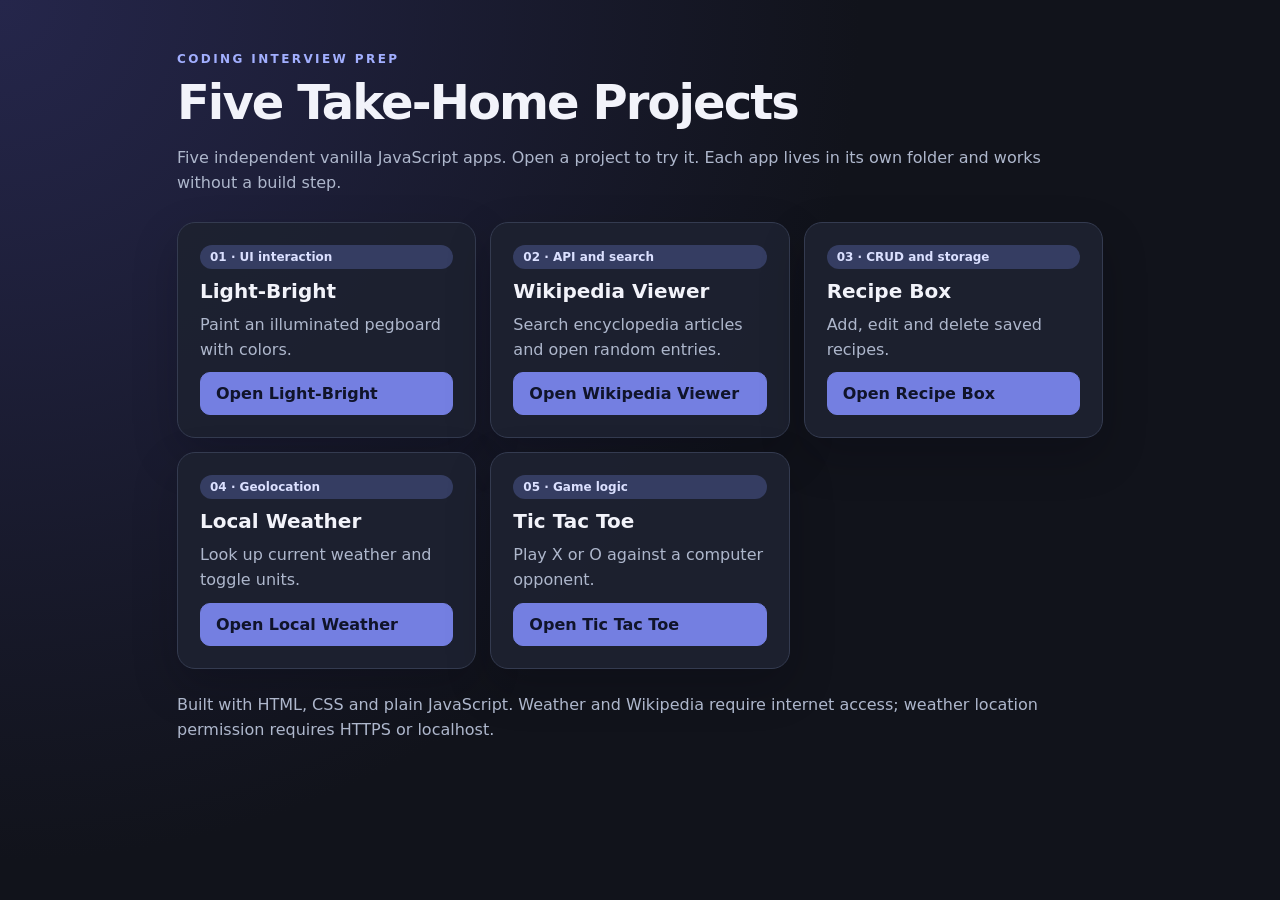
<file: index.html>
<!doctype html><html lang="en"><head><meta charset="utf-8"><meta name="viewport" content="width=device-width, initial-scale=1"><title>freeCodeCamp • Five Take-Home Projects</title><link rel="stylesheet" href="styles.css"></head><body><main><header><span class="eyebrow">Coding Interview Prep</span><h1>Five Take-Home Projects</h1><p>Five independent vanilla JavaScript apps. Open a project to try it. Each app lives in its own folder and works without a build step.</p></header><section class="grid-cards"><article class="card project"><span class="tag">01 · UI interaction</span><h2>Light-Bright</h2><p>Paint an illuminated pegboard with colors.</p><a class="btn primary" href="01-light-bright/">Open Light-Bright</a></article><article class="card project"><span class="tag">02 · API and search</span><h2>Wikipedia Viewer</h2><p>Search encyclopedia articles and open random entries.</p><a class="btn primary" href="02-wikipedia-viewer/">Open Wikipedia Viewer</a></article><article class="card project"><span class="tag">03 · CRUD and storage</span><h2>Recipe Box</h2><p>Add, edit and delete saved recipes.</p><a class="btn primary" href="03-recipe-box/">Open Recipe Box</a></article><article class="card project"><span class="tag">04 · Geolocation</span><h2>Local Weather</h2><p>Look up current weather and toggle units.</p><a class="btn primary" href="04-local-weather/">Open Local Weather</a></article><article class="card project"><span class="tag">05 · Game logic</span><h2>Tic Tac Toe</h2><p>Play X or O against a computer opponent.</p><a class="btn primary" href="05-tic-tac-toe/">Open Tic Tac Toe</a></article></section><p style="margin-top:24px">Built with HTML, CSS and plain JavaScript. Weather and Wikipedia require internet access; weather location permission requires HTTPS or localhost.</p></main></body></html>
</file>
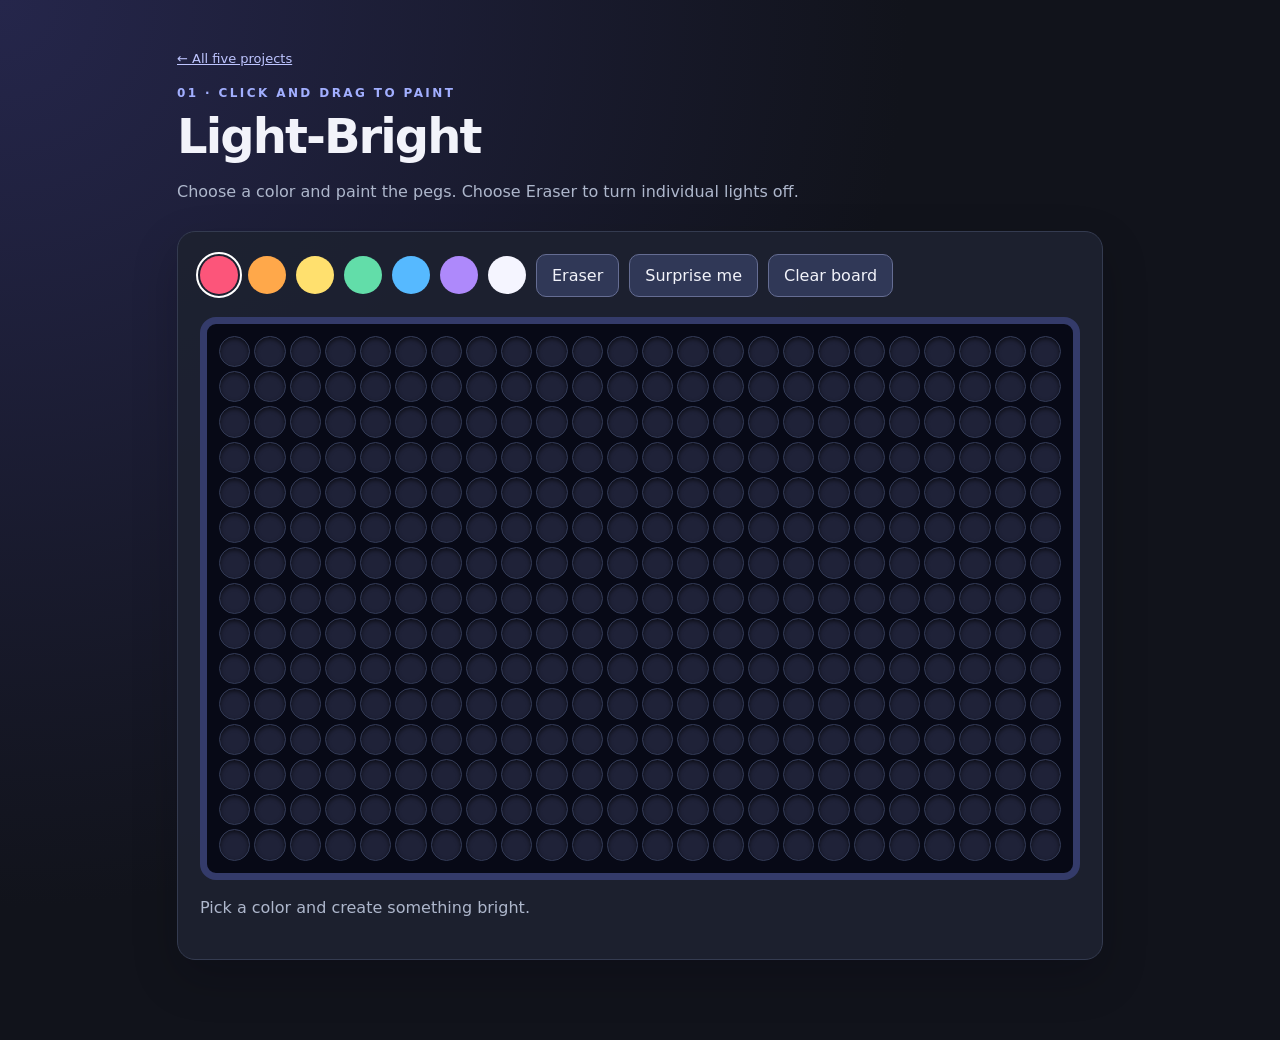
<file: 01-light-bright/index.html>
<!doctype html><html lang="en"><head><meta charset="utf-8"><meta name="viewport" content="width=device-width, initial-scale=1"><title>Light-Bright</title><link rel="stylesheet" href="../styles.css"><style>
.palette{display:flex;flex-wrap:wrap;gap:10px}.swatch{height:38px;width:38px;padding:0;border-radius:50%;border:3px solid transparent}.swatch[aria-pressed="true"]{outline:2px solid white;outline-offset:2px}.board{display:grid;grid-template-columns:repeat(24,minmax(0,1fr));gap:4px;background:#070916;padding:12px;border:7px solid #343b6a;border-radius:16px;touch-action:none;user-select:none}.peg{aspect-ratio:1;border-radius:50%;background:#1f2238;border:1px solid #333b56;padding:0;min-width:0;min-height:0;box-shadow:inset 0 2px 4px #0009}.peg.lit{background:var(--light);box-shadow:0 0 9px var(--light),0 0 16px var(--light),inset 0 0 4px white;border-color:#fff8}.board button:hover{filter:none;outline:1px solid #8d9bd4}@media(max-width:620px){.board{gap:2px;padding:7px;border-width:4px}}
</style></head><body><main><a class="back" href="../">← All five projects</a><header><span class="eyebrow">01 · Click and drag to paint</span><h1>Light-Bright</h1><p>Choose a color and paint the pegs. Choose Eraser to turn individual lights off.</p></header><section class="card"><div class="toolbar"><div id="palette" class="palette" aria-label="Color palette"></div><button id="erase">Eraser</button><button id="random">Surprise me</button><button id="clear">Clear board</button></div><div id="board" class="board" role="group" aria-label="Color pegboard"></div><p id="status" role="status">Pick a color and create something bright.</p></section></main><script>
const colors=['#fc557a','#ffa84a','#ffe06e','#62dda9','#56b9ff','#ae89fb','#f5f5ff'];
const palette=document.querySelector('#palette');const board=document.querySelector('#board');const pegs=[];let chosen=colors[0];let drawing=false;
function select(color){chosen=color;palette.querySelectorAll('.swatch').forEach(b=>b.setAttribute('aria-pressed',String(b.dataset.color===color)));document.querySelector('#erase').setAttribute('aria-pressed',String(color===null));}
for(const color of colors){const b=document.createElement('button');b.className='swatch';b.dataset.color=color;b.style.background=color;b.setAttribute('aria-label',`Paint ${color}`);b.addEventListener('click',()=>select(color));palette.append(b);}select(chosen);
for(let i=0;i<24*15;i++){const b=document.createElement('button');b.className='peg';b.type='button';b.setAttribute('aria-label',`Peg ${i+1}`);b.addEventListener('pointerdown',e=>{drawing=true;paint(b);e.preventDefault();});b.addEventListener('pointerenter',()=>{if(drawing)paint(b);});b.addEventListener('click',()=>paint(b));pegs.push(b);board.append(b);}
function paint(b){b.classList.toggle('lit',!!chosen);if(chosen)b.style.setProperty('--light',chosen);else b.style.removeProperty('--light');}
window.addEventListener('pointerup',()=>drawing=false);window.addEventListener('pointercancel',()=>drawing=false);
document.querySelector('#erase').addEventListener('click',()=>select(null));document.querySelector('#clear').addEventListener('click',()=>{pegs.forEach(b=>{b.classList.remove('lit');b.style.removeProperty('--light');});document.querySelector('#status').textContent='Board cleared.';});document.querySelector('#random').addEventListener('click',()=>{pegs.forEach(b=>{const color=Math.random()<.4?colors[Math.floor(Math.random()*colors.length)]:null;if(color){b.classList.add('lit');b.style.setProperty('--light',color);}else{b.classList.remove('lit');b.style.removeProperty('--light');}});document.querySelector('#status').textContent='A new colorful pattern!';});
</script></body></html>
</file>
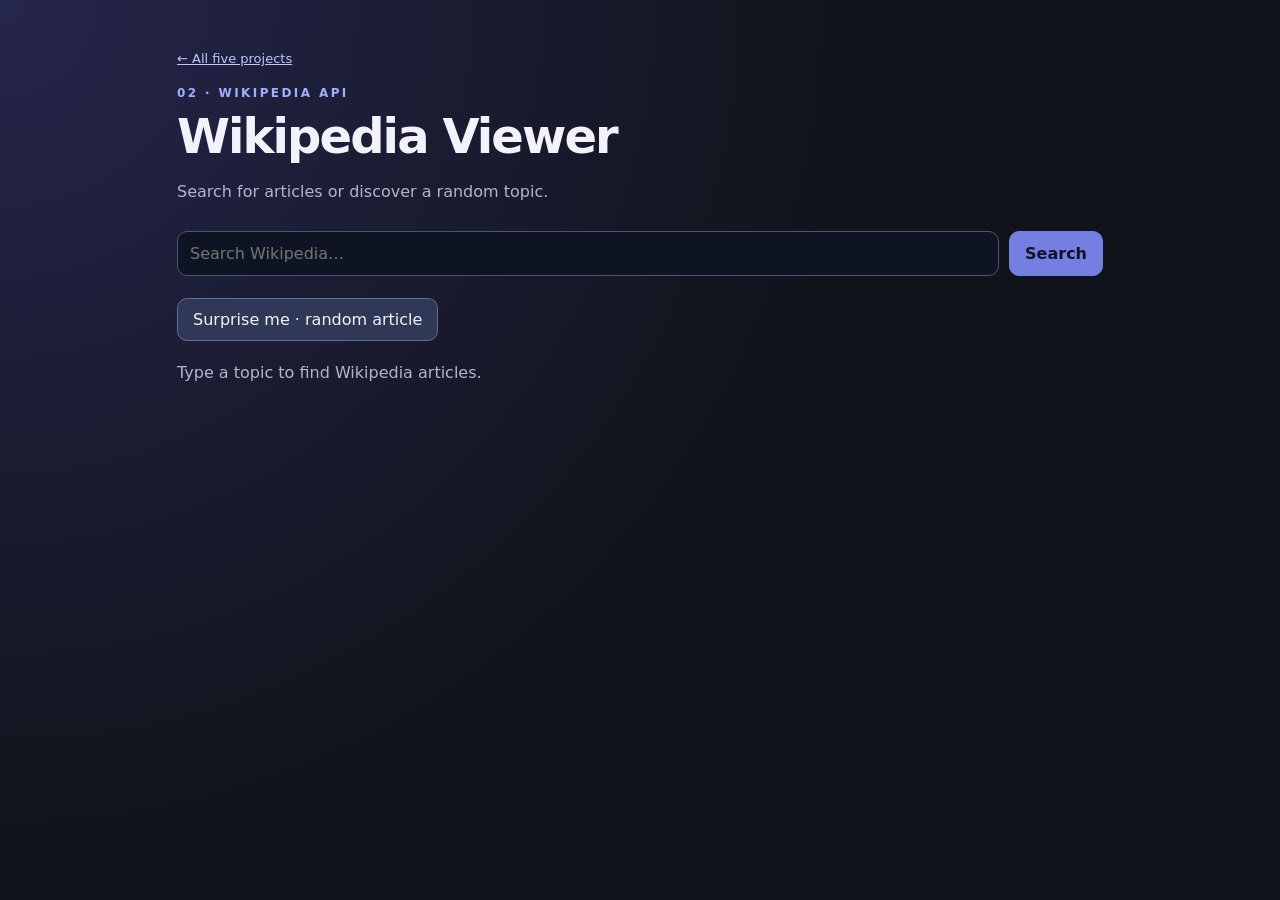
<file: 02-wikipedia-viewer/index.html>
<!doctype html><html lang="en"><head><meta charset="utf-8"><meta name="viewport" content="width=device-width, initial-scale=1"><title>Wikipedia Viewer</title><link rel="stylesheet" href="../styles.css"><style>.search{display:flex;gap:10px;margin:22px 0}.search input{flex:1;min-width:0}.results{display:grid;gap:12px}.result{display:block;text-decoration:none;color:inherit}.result:hover{border-color:#8896e7}.result h2{margin:0 0 6px;color:#dddfff}.result p{margin:0}.result small{display:block;margin-top:8px;color:#a2afff}</style></head><body><main><a class="back" href="../">← All five projects</a><header><span class="eyebrow">02 · Wikipedia API</span><h1>Wikipedia Viewer</h1><p>Search for articles or discover a random topic.</p></header><form class="search" id="search"><input id="query" name="search" placeholder="Search Wikipedia…" required aria-label="Wikipedia search term"><button class="primary" type="submit">Search</button></form><div class="toolbar"><a class="btn" href="https://en.wikipedia.org/wiki/Special:Random" target="_blank" rel="noopener noreferrer">Surprise me · random article</a></div><p id="status" role="status">Type a topic to find Wikipedia articles.</p><section id="results" class="results" aria-label="Search results"></section></main><script>
const form=document.querySelector('#search'),results=document.querySelector('#results'),status=document.querySelector('#status');let pending;
function cleanText(html){const node=document.createElement('div');node.innerHTML=html;return node.textContent||'';}
async function searchWikipedia(query){status.textContent='Searching…';results.replaceChildren();try{const url=new URL('https://en.wikipedia.org/w/api.php');url.search=new URLSearchParams({action:'query',list:'search',srsearch:query,srlimit:'10',format:'json',origin:'*'}).toString();const response=await fetch(url);if(!response.ok)throw new Error(`HTTP ${response.status}`);const data=await response.json();const items=data.query?.search||[];status.textContent=items.length?`${items.length} articles found for “${query}”`:'No matches found.';for(const item of items){const link=document.createElement('a');link.className='card result';link.href='https://en.wikipedia.org/?curid='+encodeURIComponent(item.pageid);link.target='_blank';link.rel='noopener noreferrer';const h2=document.createElement('h2');h2.textContent=item.title;const p=document.createElement('p');p.textContent=cleanText(item.snippet);const small=document.createElement('small');small.textContent='Read article ↗';link.append(h2,p,small);results.append(link);}}catch(error){status.textContent='Wikipedia search failed. Check your connection and try again.';console.error(error);}}
form.addEventListener('submit',e=>{e.preventDefault();const query=document.querySelector('#query').value.trim();if(query)searchWikipedia(query);});
</script></body></html>
</file>
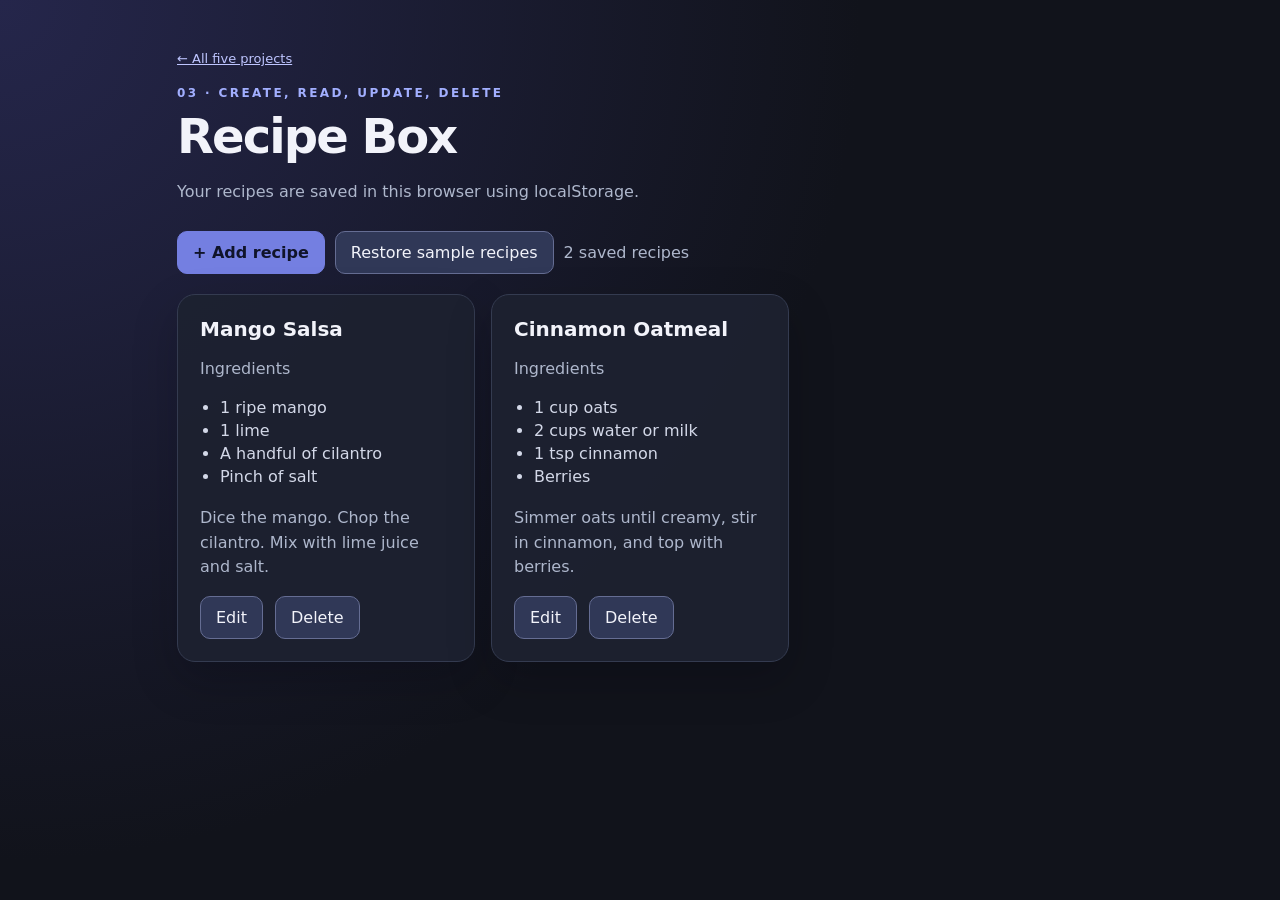
<file: 03-recipe-box/index.html>
<!doctype html><html lang="en"><head><meta charset="utf-8"><meta name="viewport" content="width=device-width, initial-scale=1"><title>Recipe Box</title><link rel="stylesheet" href="../styles.css"><style>.recipes{display:grid;grid-template-columns:repeat(auto-fill,minmax(260px,1fr));gap:16px}.recipe h2{margin:0 0 5px}.recipe ul{padding-left:20px;color:#d3d8e8}.recipe ul li{padding-bottom:4px}.recipe .meta{font-size:12px;color:#9caafc}.form-fields{display:grid;gap:14px;margin:12px 0}.form-fields label{display:grid;gap:7px;font-size:14px;font-weight:650}.hidden{display:none!important}.empty{padding:35px;text-align:center}</style></head><body><main><a class="back" href="../">← All five projects</a><header><span class="eyebrow">03 · Create, read, update, delete</span><h1>Recipe Box</h1><p>Your recipes are saved in this browser using localStorage.</p></header><div class="toolbar"><button class="primary" id="new">+ Add recipe</button><button id="reset">Restore sample recipes</button><span id="count" class="muted"></span></div><section id="editor" class="card hidden" aria-label="Recipe editor"><h2 id="form-title">Add recipe</h2><form id="recipe-form"><div class="form-fields"><label>Recipe title<input id="name" required maxlength="90" placeholder="e.g. Mango Salsa"></label><label>Ingredients (one per line)<textarea id="ingredients" required rows="5" placeholder="Mango\nLime\nCilantro"></textarea></label><label>Instructions<textarea id="instructions" required rows="4" placeholder="Step-by-step cooking instructions"></textarea></label></div><div class="row"><button class="primary" type="submit">Save recipe</button><button type="button" id="cancel">Cancel</button></div></form></section><section class="recipes" id="recipes" aria-label="Saved recipes"></section><p id="status" role="status"></p></main><script>
const KEY='fcc-recipe-box-v1';const samples=[{id:1,name:'Mango Salsa',ingredients:['1 ripe mango','1 lime','A handful of cilantro','Pinch of salt'],instructions:'Dice the mango. Chop the cilantro. Mix with lime juice and salt.'},{id:2,name:'Cinnamon Oatmeal',ingredients:['1 cup oats','2 cups water or milk','1 tsp cinnamon','Berries'],instructions:'Simmer oats until creamy, stir in cinnamon, and top with berries.'}];let recipes;try{const saved=JSON.parse(localStorage.getItem(KEY));recipes=Array.isArray(saved)?saved:samples;}catch{recipes=samples;}let editing=null;
const list=document.querySelector('#recipes'),editor=document.querySelector('#editor'),form=document.querySelector('#recipe-form');
function save(){try{localStorage.setItem(KEY,JSON.stringify(recipes));}catch(e){document.querySelector('#status').textContent='Browser storage unavailable. Changes may not persist.';}render();}
function node(tag,text){const el=document.createElement(tag);el.textContent=text;return el;}
function render(){list.replaceChildren();document.querySelector('#count').textContent=`${recipes.length} saved recipe${recipes.length===1?'':'s'}`;if(!recipes.length){list.append(node('p','No recipes yet. Add your first recipe!'));return;}for(const recipe of recipes){const card=document.createElement('article');card.className='card recipe';card.append(node('h2',recipe.name),node('p','Ingredients'));const ul=document.createElement('ul');for(const ingredient of recipe.ingredients)ul.append(node('li',ingredient));card.append(ul,node('p',recipe.instructions));const actions=document.createElement('div');actions.className='row';const edit=node('button','Edit');const del=node('button','Delete');edit.addEventListener('click',()=>showForm(recipe));del.addEventListener('click',()=>{if(confirm(`Delete “${recipe.name}”?`)){recipes=recipes.filter(r=>r.id!==recipe.id);save();}});actions.append(edit,del);card.append(actions);list.append(card);}}
function showForm(recipe){editing=recipe?recipe.id:null;document.querySelector('#form-title').textContent=recipe?'Edit recipe':'Add recipe';document.querySelector('#name').value=recipe?.name||'';document.querySelector('#ingredients').value=recipe?.ingredients.join('\n')||'';document.querySelector('#instructions').value=recipe?.instructions||'';editor.classList.remove('hidden');document.querySelector('#name').focus();}
function closeForm(){editor.classList.add('hidden');form.reset();editing=null;}
form.addEventListener('submit',event=>{event.preventDefault();const item={id:editing??Date.now(),name:document.querySelector('#name').value.trim(),ingredients:document.querySelector('#ingredients').value.split('\n').map(s=>s.trim()).filter(Boolean),instructions:document.querySelector('#instructions').value.trim()};if(!item.name||!item.ingredients.length||!item.instructions)return;if(editing!==null){const idx=recipes.findIndex(r=>r.id===editing);if(idx!==-1)recipes[idx]=item;}else recipes.push(item);save();closeForm();});
document.querySelector('#new').addEventListener('click',()=>showForm());document.querySelector('#cancel').addEventListener('click',closeForm);document.querySelector('#reset').addEventListener('click',()=>{if(confirm('Replace your saved recipes with samples?')){recipes=samples.map(r=>({...r,ingredients:[...r.ingredients]}));save();closeForm();}});render();
</script></body></html>
</file>
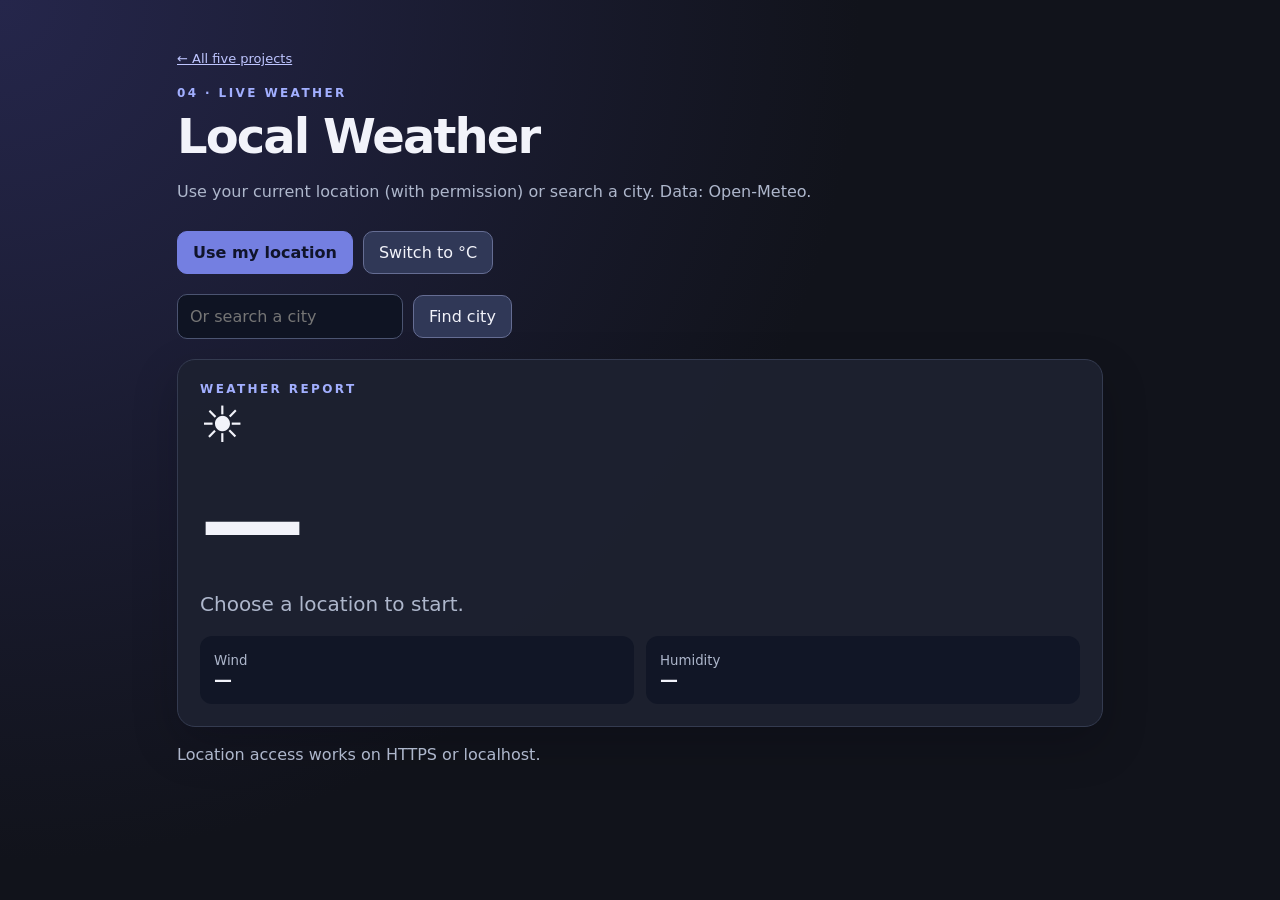
<file: 04-local-weather/index.html>
<!doctype html><html lang="en"><head><meta charset="utf-8"><meta name="viewport" content="width=device-width, initial-scale=1"><title>Local Weather</title><link rel="stylesheet" href="../styles.css"><style>.weather{min-height:240px;display:flex;flex-direction:column;justify-content:center}.temp{font-size:clamp(60px,12vw,105px);font-weight:800;letter-spacing:-.09em;line-height:1.1;margin:10px 0}.conditions{font-size:20px;margin:0 0 16px}.meta{display:grid;grid-template-columns:repeat(2,minmax(100px,1fr));gap:12px}.meta>div{background:#111626;padding:14px;border-radius:12px}.meta strong{display:block;font-size:18px}</style></head><body><main><a class="back" href="../">← All five projects</a><header><span class="eyebrow">04 · Live weather</span><h1>Local Weather</h1><p>Use your current location (with permission) or search a city. Data: Open-Meteo.</p></header><div class="toolbar"><button class="primary" id="locate">Use my location</button><button id="units">Switch to °C</button></div><form class="toolbar" id="city-form"><input id="city" aria-label="City" placeholder="Or search a city" required><button type="submit">Find city</button></form><section id="weather" class="card weather"><span class="eyebrow" id="where">Weather report</span><div id="icon" style="font-size:50px" aria-hidden="true">☀️</div><div id="temp" class="temp">—</div><p id="description" class="conditions">Choose a location to start.</p><div class="meta"><div><small>Wind</small><strong id="wind">—</strong></div><div><small>Humidity</small><strong id="humidity">—</strong></div></div></section><p role="status" id="status">Location access works on HTTPS or localhost.</p></main><script>
const weatherMap=[[0,'Clear sky','☀️'],[1,'Mainly clear','🌤️'],[2,'Partly cloudy','⛅'],[3,'Overcast','☁️'],[45,'Fog','🌫️'],[48,'Fog','🌫️'],[51,'Drizzle','🌦️'],[53,'Drizzle','🌦️'],[55,'Drizzle','🌦️'],[61,'Rain','🌧️'],[63,'Rain','🌧️'],[65,'Heavy rain','🌧️'],[71,'Snow','❄️'],[73,'Snow','❄️'],[75,'Heavy snow','❄️'],[80,'Showers','🌦️'],[81,'Showers','🌦️'],[82,'Heavy showers','🌧️'],[95,'Thunderstorm','⛈️'],[96,'Thunderstorm','⛈️'],[99,'Thunderstorm','⛈️']];let latest=null;let fahrenheit=true;
const $=sel=>document.querySelector(sel);function report(message){$('#status').textContent=message;}
function display(){if(!latest)return;const w=latest.current;const [_,desc,icon]=weatherMap.find(row=>row[0]===w.weather_code)||[0,'Conditions unavailable','🌤️'];$('#where').textContent=latest.name;$('#icon').textContent=icon;$('#temp').textContent=Math.round(fahrenheit?(w.temperature_2m*9/5+32):w.temperature_2m)+(fahrenheit?'°F':'°C');$('#description').textContent=desc;$('#wind').textContent=Math.round(w.wind_speed_10m)+' km/h';$('#humidity').textContent=w.relative_humidity_2m+'%';$('#units').textContent=fahrenheit?'Switch to °C':'Switch to °F';document.body.style.background=w.weather_code>=51?'radial-gradient(circle at top left,#233951,#11131b 58%)':'radial-gradient(circle at top left,#4d3b53,#11131b 58%)';}
async function loadWeather(lat,lon,name){report('Loading live weather…');try{const url=`https://api.open-meteo.com/v1/forecast?latitude=${encodeURIComponent(lat)}&longitude=${encodeURIComponent(lon)}&current=temperature_2m,relative_humidity_2m,weather_code,wind_speed_10m&temperature_unit=celsius&timezone=auto`;const response=await fetch(url);if(!response.ok)throw new Error('Weather API unavailable');const data=await response.json();if(!data.current)throw new Error('Weather data missing');latest={current:data.current,name};display();report(`Updated: ${data.current.time.replace('T',' ')} (local time)`);}catch(err){report('Could not load weather. Try again.');console.error(err);}}
$('#locate').addEventListener('click',()=>{if(!navigator.geolocation){report('Geolocation is unavailable. Use city search.');return;}report('Requesting browser location permission…');navigator.geolocation.getCurrentPosition(pos=>loadWeather(pos.coords.latitude,pos.coords.longitude,'Your current location'),err=>report('Location not available. Search by city instead.'),{enableHighAccuracy:false,timeout:12000});});
$('#city-form').addEventListener('submit',async e=>{e.preventDefault();const name=$('#city').value.trim();if(!name)return;report('Finding city…');try{const response=await fetch(`https://geocoding-api.open-meteo.com/v1/search?name=${encodeURIComponent(name)}&count=1&language=en&format=json`);if(!response.ok)throw new Error('Geocoding failed');const data=await response.json();if(!data.results?.length){report('City not found. Try another name.');return;}const city=data.results[0];await loadWeather(city.latitude,city.longitude,`${city.name}, ${city.country}`);}catch(err){report('City lookup failed. Try again.');console.error(err);}});
$('#units').addEventListener('click',()=>{fahrenheit=!fahrenheit;display();});
</script></body></html>
</file>
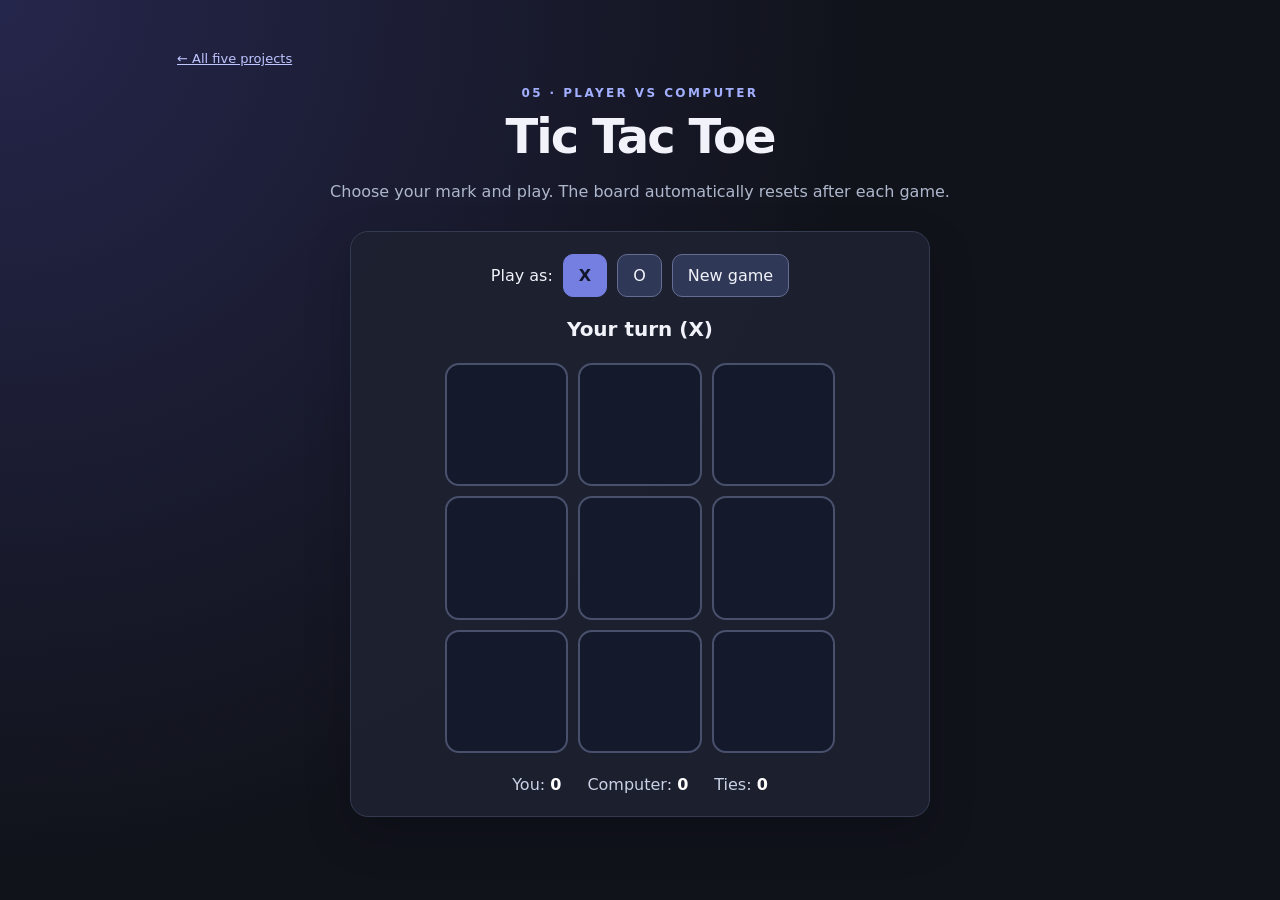
<file: 05-tic-tac-toe/index.html>
<!doctype html><html lang="en"><head><meta charset="utf-8"><meta name="viewport" content="width=device-width, initial-scale=1"><title>Tic Tac Toe</title><link rel="stylesheet" href="../styles.css"><style>.game{max-width:580px;margin:0 auto}.board{display:grid;grid-template-columns:repeat(3,1fr);gap:10px;margin:22px auto;max-width:390px}.cell{font-size:clamp(44px,9vw,68px);aspect-ratio:1;border-radius:14px;background:#141a2c;border:2px solid #49506c;padding:0;font-weight:850}.cell.x{color:#86b0ff}.cell.o{color:#ffb78b}.cell:hover:enabled{background:#303956}.score{display:flex;justify-content:center;gap:26px;color:#cad0e5}.score strong{color:white}.center{text-align:center}.choice[aria-pressed=true]{background:#747fe1;color:#11162b;border-color:#747fe1;font-weight:800}</style></head><body><main><a class="back" href="../">← All five projects</a><header class="center"><span class="eyebrow">05 · Player vs computer</span><h1>Tic Tac Toe</h1><p>Choose your mark and play. The board automatically resets after each game.</p></header><section class="card game"><div class="toolbar" style="justify-content:center"><span>Play as:</span><button class="choice" data-mark="X" aria-pressed="true">X</button><button class="choice" data-mark="O" aria-pressed="false">O</button><button id="reset">New game</button></div><h2 class="center" id="status" role="status">Your turn (X)</h2><div class="board" id="board" role="group" aria-label="Tic Tac Toe board"></div><div class="score"><span>You: <strong id="wins">0</strong></span><span>Computer: <strong id="losses">0</strong></span><span>Ties: <strong id="ties">0</strong></span></div></section></main><script>
const combos=[[0,1,2],[3,4,5],[6,7,8],[0,3,6],[1,4,7],[2,5,8],[0,4,8],[2,4,6]];const boardElement=document.querySelector('#board'),status=document.querySelector('#status');let player='X',computer='O',board=Array(9).fill(''),locked=false,resetTimer=null,aiTimer=null;const cells=[];const score={wins:0,losses:0,ties:0};
for(let i=0;i<9;i++){const cell=document.createElement('button');cell.type='button';cell.className='cell';cell.setAttribute('aria-label',`Row ${Math.floor(i/3)+1}, column ${(i%3)+1}`);cell.addEventListener('click',()=>move(i));boardElement.append(cell);cells.push(cell);}
function winner(b){for(const [a,c,d] of combos)if(b[a]&&b[a]===b[c]&&b[a]===b[d])return b[a];return b.every(Boolean)?'tie':null;}
function draw(){cells.forEach((cell,i)=>{cell.textContent=board[i];cell.className='cell '+board[i].toLowerCase();cell.disabled=locked||!!board[i];});}
function finish(result){locked=true;draw();if(result==='tie'){score.ties++;status.textContent="It's a tie! New round shortly.";}else if(result===player){score.wins++;status.textContent='You win! New round shortly.';}else{score.losses++;status.textContent='Computer wins! New round shortly.';}for(const key of Object.keys(score))document.getElementById(key).textContent=score[key];resetTimer=setTimeout(start,1550);}
function move(i){if(locked||board[i])return;board[i]=player;draw();const outcome=winner(board);if(outcome){finish(outcome);return;}locked=true;status.textContent='Computer thinking…';draw();aiTimer=setTimeout(computerMove,350);}
function bestComputerMove(){const open=board.map((m,i)=>m=== ''?i:-1).filter(i=>i>=0);for(const mark of [computer,player])for(const i of open){const test=[...board];test[i]=mark;if(winner(test)===mark)return i;}if(open.includes(4))return 4;const corners=open.filter(i=>[0,2,6,8].includes(i));if(corners.length)return corners[Math.floor(Math.random()*corners.length)];return open[0];}
function computerMove(){aiTimer=null;const next=bestComputerMove();if(next===undefined||next===null){return;}board[next]=computer;const outcome=winner(board);if(outcome){finish(outcome);return;}locked=false;status.textContent=`Your turn (${player})`;draw();}
function start(){clearTimeout(resetTimer);clearTimeout(aiTimer);resetTimer=null;aiTimer=null;board=Array(9).fill('');locked=player==='O';status.textContent=locked?'Computer starts (X)':`Your turn (${player})`;draw();if(locked)aiTimer=setTimeout(computerMove,350);}
for(const button of document.querySelectorAll('.choice'))button.addEventListener('click',()=>{player=button.dataset.mark;computer=player==='X'?'O':'X';document.querySelectorAll('.choice').forEach(btn=>btn.setAttribute('aria-pressed',String(btn===button)));start();});document.querySelector('#reset').addEventListener('click',start);start();
</script></body></html>
</file>
<file: styles.css>
:root{font-family:Inter,ui-sans-serif,system-ui,-apple-system,BlinkMacSystemFont,'Segoe UI',sans-serif;color-scheme:dark;--bg:#11131b;--panel:#1d2130;--border:#343b50;--text:#f2f3fa;--muted:#aeb7cc;--accent:#8c9dff}*{box-sizing:border-box}body{margin:0;background:radial-gradient(circle at top left,#25264b,#11131b 55%);min-height:100vh;color:var(--text)}main{max-width:970px;margin:0 auto;padding:48px 22px 80px}a{color:#bec5ff}a:hover{text-decoration:none}header{margin-bottom:26px}h1{font-size:clamp(30px,5vw,48px);letter-spacing:-.04em;line-height:1.15;margin:8px 0 12px}h2{font-size:20px}p{line-height:1.55;color:var(--muted)}.eyebrow{text-transform:uppercase;letter-spacing:.2em;color:#a2afff;font-size:12px;font-weight:800}.card{background:rgba(29,33,48,.95);border:1px solid var(--border);border-radius:18px;padding:22px;box-shadow:0 18px 45px #05071036}.row{display:flex;flex-wrap:wrap;gap:12px;align-items:center}.btn,button{font:inherit;border-radius:10px;border:1px solid #656d93;background:#303857;color:var(--text);padding:11px 15px;cursor:pointer}.btn{display:inline-block;text-decoration:none}.primary{background:#747fe1;border-color:#747fe1;color:#10142a;font-weight:750}button:hover,.btn:hover{filter:brightness(1.14)}button:disabled{opacity:.45;cursor:default}input,textarea,select{font:inherit;background:#0f1423;border:1px solid #4b5471;border-radius:10px;color:white;padding:12px;max-width:100%}textarea{resize:vertical}input:focus,textarea:focus,button:focus-visible{outline:2px solid #99aaff;outline-offset:2px}.tag{display:inline-block;background:#353d62;color:#dbe0ff;border-radius:30px;padding:5px 10px;font-size:12px;font-weight:650}.muted{color:var(--muted)}.toolbar{display:flex;flex-wrap:wrap;gap:10px;align-items:center;margin-bottom:20px}.back{display:inline-block;margin-bottom:16px;font-size:13px}.grid-cards{display:grid;grid-template-columns:repeat(auto-fit,minmax(240px,1fr));gap:14px}.project{display:flex;flex-direction:column;gap:10px;min-height:175px}.project h2{margin:0}.project p{margin:0;flex:1}small{color:var(--muted)}@media(max-width:640px){main{padding-top:25px}.card{padding:16px}}
</file>
